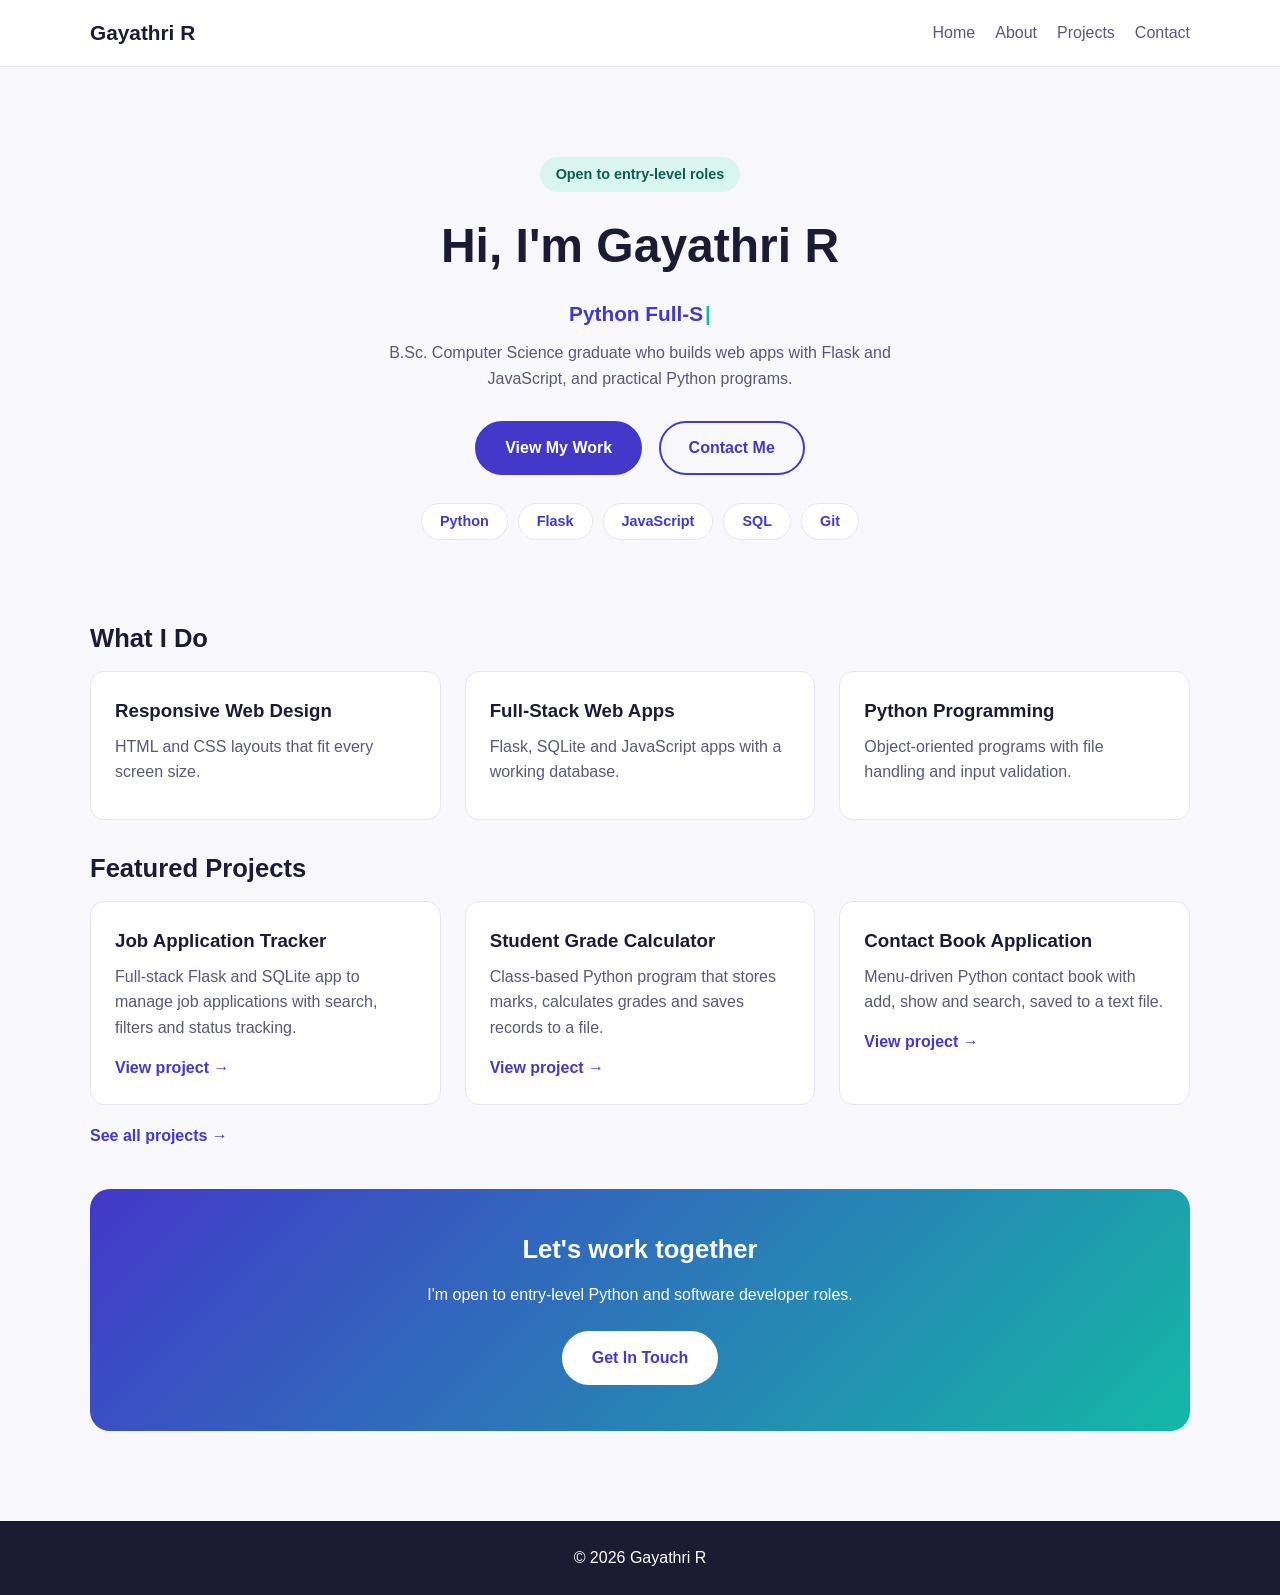
<file: index.html>
<!DOCTYPE html>
<html lang="en">
<head>
  <meta charset="UTF-8">
  <meta name="viewport" content="width=device-width, initial-scale=1.0">
  <title>Gayathri R | Portfolio</title>
  <link rel="stylesheet" href="style.css">
</head>
<body>

  <header>
    <div class="container nav">
      <a href="index.html" class="logo">Gayathri R</a>
      <button class="menu-btn" id="menuBtn" aria-label="Toggle menu">&#9776;</button>
      <ul class="nav-links" id="navLinks">
        <li><a href="index.html">Home</a></li>
        <li><a href="about.html">About</a></li>
        <li><a href="projects.html">Projects</a></li>
        <li><a href="contact.html">Contact</a></li>
      </ul>
    </div>
  </header>

  <main class="container">

    <section class="hero">
      <p class="tag">Open to entry-level roles</p>
      <h1>Hi, I'm Gayathri R</h1>
      <p class="subtitle"><span id="typing">Python Full-Stack Developer</span><span class="cursor">|</span></p>
      <p class="intro">B.Sc. Computer Science graduate who builds web apps with Flask and JavaScript, and practical Python programs.</p>
      <div class="hero-btns">
        <a href="projects.html" class="btn">View My Work</a>
        <a href="contact.html" class="btn btn-outline">Contact Me</a>
      </div>

      <div class="strip">
        <span>Python</span>
        <span>Flask</span>
        <span>JavaScript</span>
        <span>SQL</span>
        <span>Git</span>
      </div>
    </section>

    <h2>What I Do</h2>
    <div class="grid">
      <div class="card">
        <h3>Responsive Web Design</h3>
        <p>HTML and CSS layouts that fit every screen size.</p>
      </div>
      <div class="card">
        <h3>Full-Stack Web Apps</h3>
        <p>Flask, SQLite and JavaScript apps with a working database.</p>
      </div>
      <div class="card">
        <h3>Python Programming</h3>
        <p>Object-oriented programs with file handling and input validation.</p>
      </div>
    </div>

    <h2>Featured Projects</h2>
    <div class="grid">
      <div class="card">
        <h3>Job Application Tracker</h3>
        <p>Full-stack Flask and SQLite app to manage job applications with search, filters and status tracking.</p>
        <a href="projects.html" class="card-link">View project &rarr;</a>
      </div>
      <div class="card">
        <h3>Student Grade Calculator</h3>
        <p>Class-based Python program that stores marks, calculates grades and saves records to a file.</p>
        <a href="projects.html" class="card-link">View project &rarr;</a>
      </div>
      <div class="card">
        <h3>Contact Book Application</h3>
        <p>Menu-driven Python contact book with add, show and search, saved to a text file.</p>
        <a href="projects.html" class="card-link">View project &rarr;</a>
      </div>
    </div>
    <a href="projects.html" class="more-link">See all projects &rarr;</a>

    <section class="cta-banner">
      <h2>Let's work together</h2>
      <p>I'm open to entry-level Python and software developer roles.</p>
      <a href="contact.html" class="btn">Get In Touch</a>
    </section>

  </main>

  <footer>
    <p>&copy; 2026 Gayathri R</p>
  </footer>

  <script src="script.js"></script>
</body>
</html>
</file>
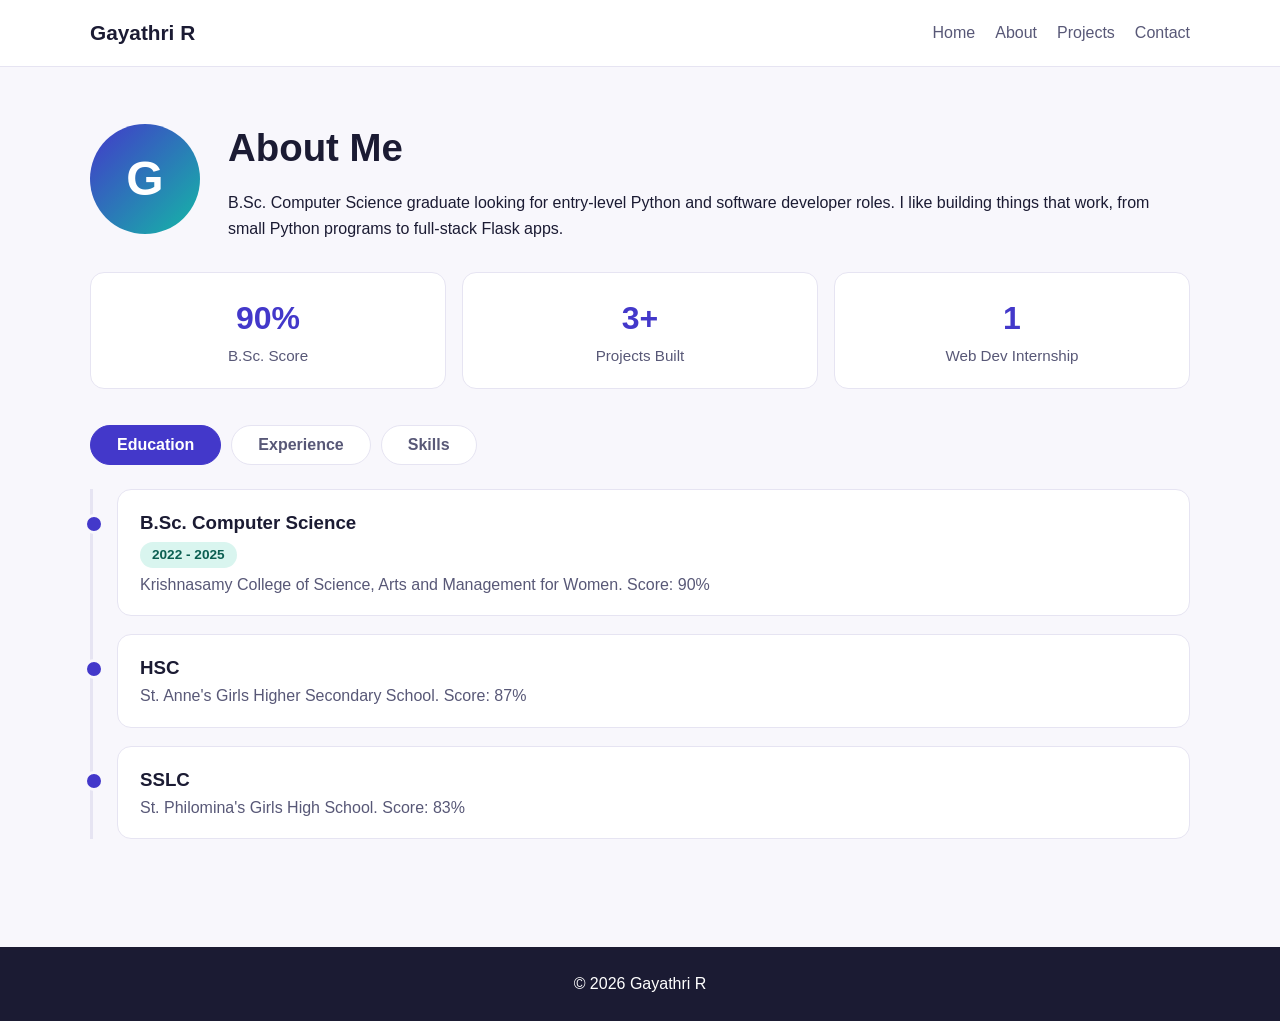
<file: about.html>
<!DOCTYPE html>
<html lang="en">
<head>
  <meta charset="UTF-8">
  <meta name="viewport" content="width=device-width, initial-scale=1.0">
  <title>About | Gayathri R</title>
  <link rel="stylesheet" href="style.css">
</head>
<body>

  <header>
    <div class="container nav">
      <a href="index.html" class="logo">Gayathri R</a>
      <button class="menu-btn" id="menuBtn" aria-label="Toggle menu">&#9776;</button>
      <ul class="nav-links" id="navLinks">
        <li><a href="index.html">Home</a></li>
        <li><a href="about.html">About</a></li>
        <li><a href="projects.html">Projects</a></li>
        <li><a href="contact.html">Contact</a></li>
      </ul>
    </div>
  </header>

  <main class="container">

    <section class="about-top">
      <div class="avatar">G</div>
      <div>
        <h1>About Me</h1>
        <p>B.Sc. Computer Science graduate looking for entry-level Python and software developer roles. I like building things that work, from small Python programs to full-stack Flask apps.</p>
      </div>
    </section>

    <div class="stats">
      <div class="stat"><span class="num" data-target="90">0</span><span>%</span><p>B.Sc. Score</p></div>
      <div class="stat"><span class="num" data-target="3">0</span><span>+</span><p>Projects Built</p></div>
      <div class="stat"><span class="num" data-target="1">0</span><p>Web Dev Internship</p></div>
    </div>

    <div class="tabs">
      <button class="tab-btn active" data-tab="education">Education</button>
      <button class="tab-btn" data-tab="experience">Experience</button>
      <button class="tab-btn" data-tab="skills">Skills</button>
    </div>

    <div class="tab-panel active" id="education">
      <div class="timeline">
        <div class="t-item">
          <h3>B.Sc. Computer Science</h3>
          <span class="t-date">2022 - 2025</span>
          <p>Krishnasamy College of Science, Arts and Management for Women. Score: 90%</p>
        </div>
        <div class="t-item">
          <h3>HSC</h3>
          <p>St. Anne's Girls Higher Secondary School. Score: 87%</p>
        </div>
        <div class="t-item">
          <h3>SSLC</h3>
          <p>St. Philomina's Girls High School. Score: 83%</p>
        </div>
      </div>
    </div>

    <div class="tab-panel" id="experience">
      <div class="timeline">
        <div class="t-item">
          <h3>Web Development Intern</h3>
          <span class="t-date">Feb 2025</span>
          <p class="t-company">Cloud Logic &middot; Pondicherry</p>
          <ul class="t-points">
            <li>Developed responsive HTML forms with client-side validation</li>
            <li>Created structured data tables and implemented navigation using hyperlinks</li>
            <li>Improved user experience through responsive web page design</li>
          </ul>
          <div class="t-tags"><span>HTML</span><span>Forms</span><span>Validation</span><span>Responsive Design</span></div>
        </div>
      </div>
    </div>

    <div class="tab-panel" id="skills">
      <div class="skills-board">

        <div class="skill-block">
          <div class="skill-label">Programming</div>
          <div class="tiles">
            <div class="skill-tile"><span class="tile-icon">🐍</span>Python</div>
            <div class="skill-tile"><span class="tile-icon">⚡</span>JavaScript</div>
          </div>
        </div>

        <div class="skill-block">
          <div class="skill-label">Web Technologies</div>
          <div class="tiles">
            <div class="skill-tile"><span class="tile-icon">🌐</span>HTML</div>
            <div class="skill-tile"><span class="tile-icon">🎨</span>CSS</div>
            <div class="skill-tile"><span class="tile-icon">🧪</span>Flask</div>
            <div class="skill-tile"><span class="tile-icon">🔌</span>REST APIs (JSON)</div>
            <div class="skill-tile"><span class="tile-icon">📡</span>Fetch API</div>
          </div>
        </div>

        <div class="skill-block">
          <div class="skill-label">Database</div>
          <div class="tiles">
            <div class="skill-tile"><span class="tile-icon">🗄️</span>SQL</div>
          </div>
        </div>

        <div class="skill-block">
          <div class="skill-label">Concepts</div>
          <div class="tiles">
            <div class="skill-tile"><span class="tile-icon">🧩</span>OOP</div>
            <div class="skill-tile"><span class="tile-icon">🧱</span>Data Structures</div>
            <div class="skill-tile"><span class="tile-icon">🔁</span>Loops &amp; Conditionals</div>
            <div class="skill-tile"><span class="tile-icon">🧮</span>Functions</div>
            <div class="skill-tile"><span class="tile-icon">📁</span>File Handling</div>
            <div class="skill-tile"><span class="tile-icon">✅</span>Input Validation</div>
          </div>
        </div>

        <div class="skill-block">
          <div class="skill-label">Tools</div>
          <div class="tiles">
            <div class="skill-tile"><span class="tile-icon">🌿</span>Git</div>
            <div class="skill-tile"><span class="tile-icon">🐙</span>GitHub</div>
            <div class="skill-tile"><span class="tile-icon">📄</span>LaTeX</div>
          </div>
        </div>

        <div class="skill-block">
          <div class="skill-label">Core Skills</div>
          <div class="tiles">
            <div class="skill-tile"><span class="tile-icon">🧠</span>Problem Solving</div>
            <div class="skill-tile"><span class="tile-icon">🐞</span>Debugging</div>
            <div class="skill-tile"><span class="tile-icon">🤝</span>Team Collaboration</div>
          </div>
        </div>

      </div>
    </div>

  </main>

  <footer>
    <p>&copy; 2026 Gayathri R</p>
  </footer>

  <script src="script.js"></script>
</body>
</html>
</file>
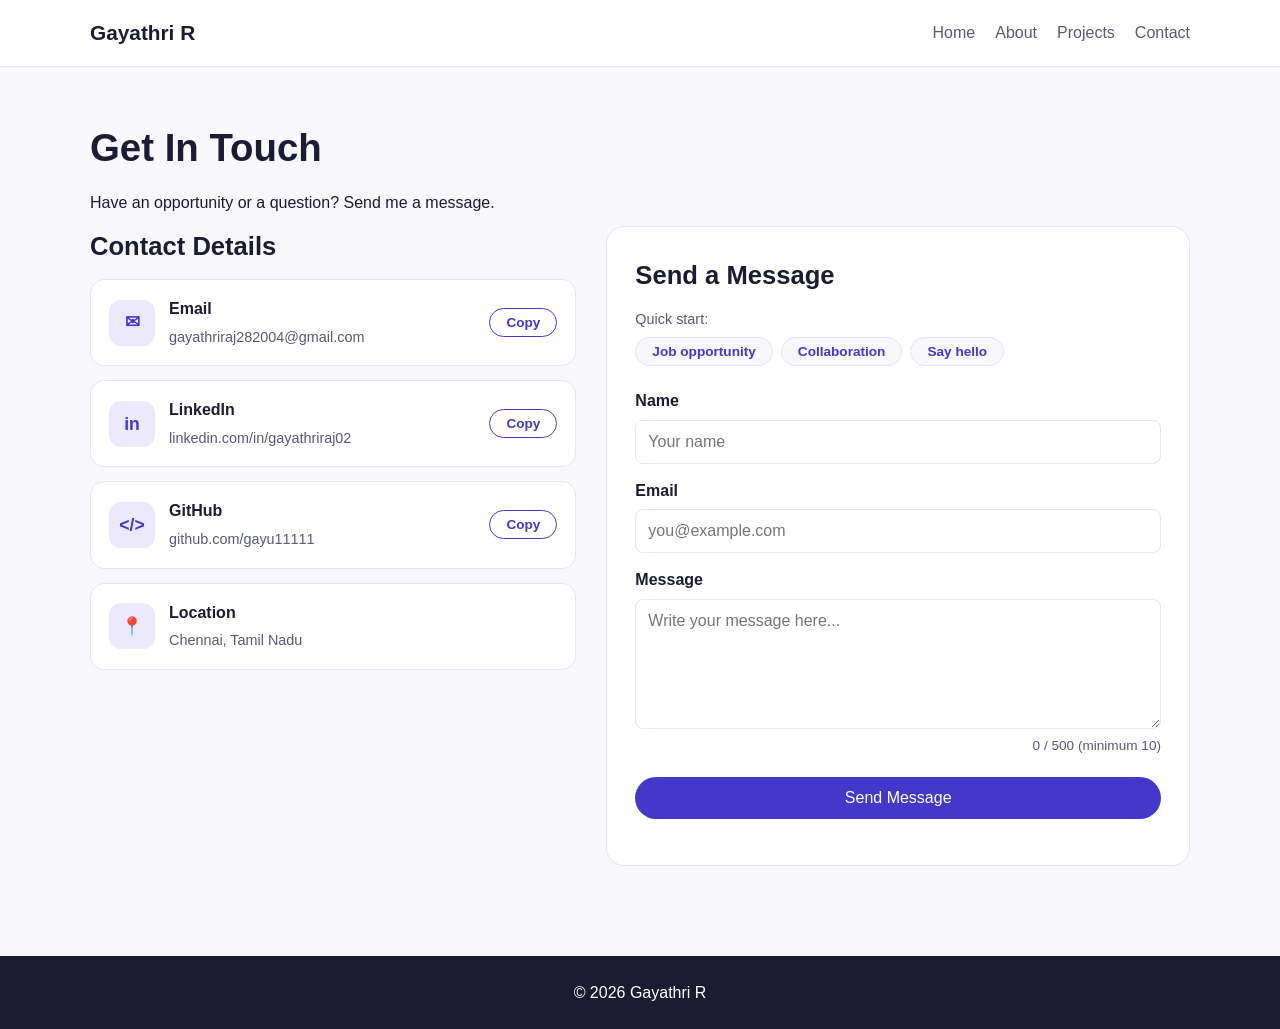
<file: contact.html>
<!DOCTYPE html>
<html lang="en">
<head>
  <meta charset="UTF-8">
  <meta name="viewport" content="width=device-width, initial-scale=1.0">
  <title>Contact | Gayathri R</title>
  <link rel="stylesheet" href="style.css">
</head>
<body>

  <header>
    <div class="container nav">
      <a href="index.html" class="logo">Gayathri R</a>
      <button class="menu-btn" id="menuBtn" aria-label="Toggle menu">&#9776;</button>
      <ul class="nav-links" id="navLinks">
        <li><a href="index.html">Home</a></li>
        <li><a href="about.html">About</a></li>
        <li><a href="projects.html">Projects</a></li>
        <li><a href="contact.html">Contact</a></li>
      </ul>
    </div>
  </header>

  <main class="container">

    <h1>Get In Touch</h1>
    <p>Have an opportunity or a question? Send me a message.</p>

    <div class="contact-wrap">

      <div class="contact-info">
        <h2>Contact Details</h2>

        <div class="c-card">
          <span class="c-icon">&#9993;</span>
          <div class="c-text">
            <h3>Email</h3>
            <a href="mailto:gayathriraj282004@gmail.com">gayathriraj282004@gmail.com</a>
          </div>
          <button class="copy-btn" type="button" data-copy="gayathriraj282004@gmail.com">Copy</button>
        </div>

        <div class="c-card">
          <span class="c-icon">in</span>
          <div class="c-text">
            <h3>LinkedIn</h3>
            <a href="https://linkedin.com/in/gayathriraj02" target="_blank" rel="noopener">linkedin.com/in/gayathriraj02</a>
          </div>
          <button class="copy-btn" type="button" data-copy="https://linkedin.com/in/gayathriraj02">Copy</button>
        </div>

        <div class="c-card">
          <span class="c-icon">&lt;/&gt;</span>
          <div class="c-text">
            <h3>GitHub</h3>
            <a href="https://github.com/gayu11111" target="_blank" rel="noopener">github.com/gayu11111</a>
          </div>
          <button class="copy-btn" type="button" data-copy="https://github.com/gayu11111">Copy</button>
        </div>

        <div class="c-card">
          <span class="c-icon">&#128205;</span>
          <div class="c-text">
            <h3>Location</h3>
            <span>Chennai, Tamil Nadu</span>
          </div>
        </div>
      </div>

      <div class="form-box">
        <h2>Send a Message</h2>

        <p class="quick-label">Quick start:</p>
        <div class="quick">
          <button type="button" data-text="Hi Gayathri, I would like to talk to you about a job opportunity.">Job opportunity</button>
          <button type="button" data-text="Hi Gayathri, I would like to collaborate with you on a project.">Collaboration</button>
          <button type="button" data-text="Hi Gayathri, I saw your portfolio and wanted to say hello.">Say hello</button>
        </div>

        <form id="contactForm" novalidate>
          <label for="name">Name</label>
          <input type="text" id="name" name="name" placeholder="Your name">

          <label for="email">Email</label>
          <input type="email" id="email" name="email" placeholder="you@example.com">

          <label for="message">Message</label>
          <textarea id="message" name="message" maxlength="500" placeholder="Write your message here..."></textarea>
          <div class="char-count" id="msgCount"></div>

          <button type="submit">Send Message</button>
          <p id="formMsg"></p>
        </form>
      </div>

    </div>
  </main>

  <footer>
    <p>&copy; 2026 Gayathri R</p>
  </footer>

  <script src="script.js"></script>
</body>
</html>
</file>
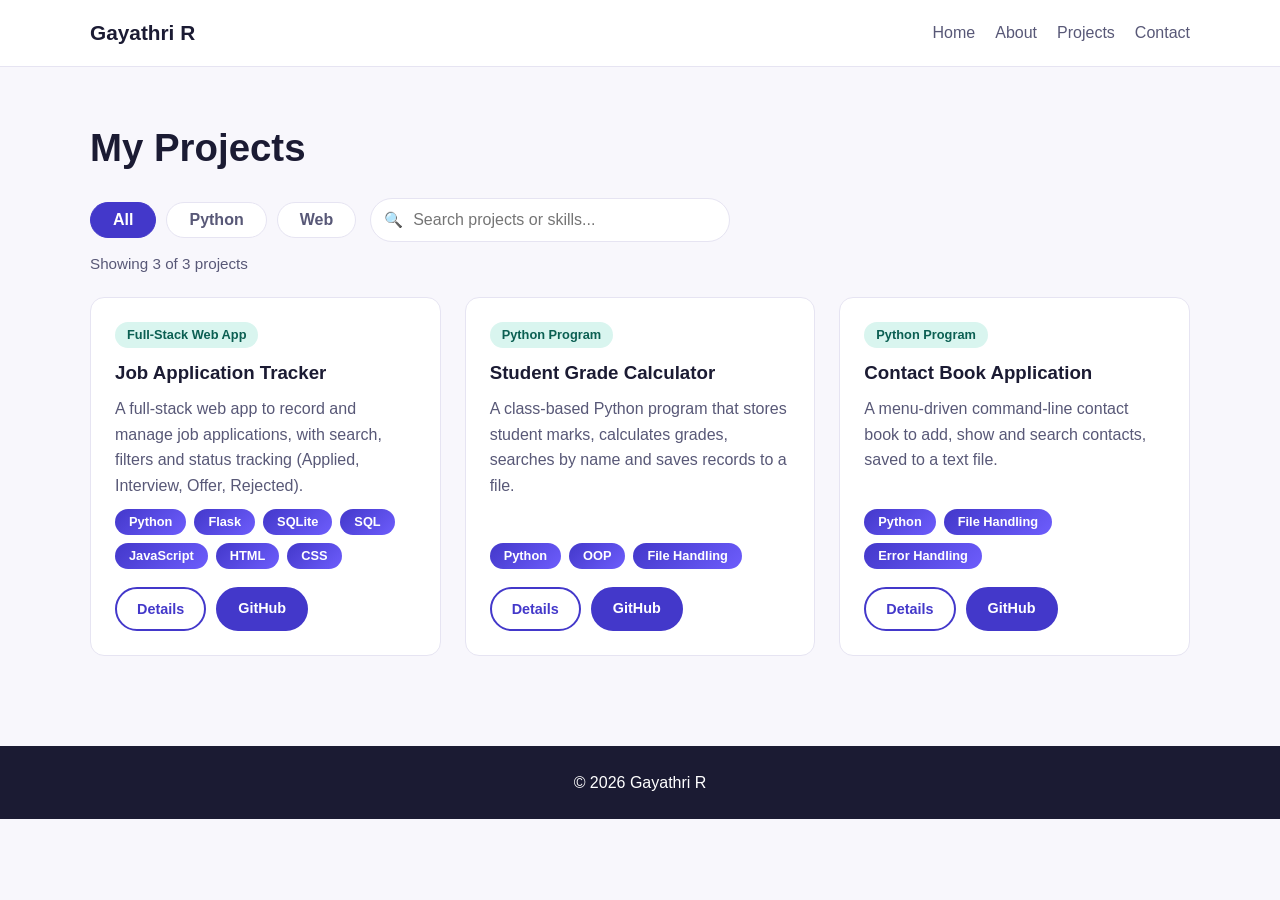
<file: projects.html>
<!DOCTYPE html>
<html lang="en">
<head>
  <meta charset="UTF-8">
  <meta name="viewport" content="width=device-width, initial-scale=1.0">
  <title>Projects | Gayathri R</title>
  <link rel="stylesheet" href="style.css">
</head>
<body>

  <header>
    <div class="container nav">
      <a href="index.html" class="logo">Gayathri R</a>
      <button class="menu-btn" id="menuBtn" aria-label="Toggle menu">&#9776;</button>
      <ul class="nav-links" id="navLinks">
        <li><a href="index.html">Home</a></li>
        <li><a href="about.html">About</a></li>
        <li><a href="projects.html">Projects</a></li>
        <li><a href="contact.html">Contact</a></li>
      </ul>
    </div>
  </header>

  <main class="container">
    <h1>My Projects</h1>

    <div class="project-tools">
      <div class="filters">
        <button class="filter-btn active" data-filter="all">All</button>
        <button class="filter-btn" data-filter="python">Python</button>
        <button class="filter-btn" data-filter="web">Web</button>
      </div>
      <div class="search-wrap">
        <input type="text" id="searchBox" placeholder="Search projects or skills..." aria-label="Search projects">
      </div>
    </div>

    <p class="count" id="projectCount"></p>

    <div class="grid">

      <div class="project card" data-type="web">
        <span class="type-badge">Full-Stack Web App</span>
        <h3>Job Application Tracker</h3>
        <p class="desc">A full-stack web app to record and manage job applications, with search, filters and status tracking (Applied, Interview, Offer, Rejected).</p>
        <div class="t-tags"><span>Python</span><span>Flask</span><span>SQLite</span><span>SQL</span><span>JavaScript</span><span>HTML</span><span>CSS</span></div>
        <div class="project-actions">
          <button class="details-btn" type="button">Details</button>
          <a class="gh-link" href="https://github.com/gayu11111/Job-tracker" target="_blank" rel="noopener">GitHub</a>
        </div>
      </div>

      <div class="project card" data-type="python">
        <span class="type-badge">Python Program</span>
        <h3>Student Grade Calculator</h3>
        <p class="desc">A class-based Python program that stores student marks, calculates grades, searches by name and saves records to a file.</p>
        <div class="t-tags"><span>Python</span><span>OOP</span><span>File Handling</span></div>
        <div class="project-actions">
          <button class="details-btn" type="button">Details</button>
          <a class="gh-link" href="https://github.com/gayu11111/student-grade-calculator" target="_blank" rel="noopener">GitHub</a>
        </div>
      </div>

      <div class="project card" data-type="python">
        <span class="type-badge">Python Program</span>
        <h3>Contact Book Application</h3>
        <p class="desc">A menu-driven command-line contact book to add, show and search contacts, saved to a text file.</p>
        <div class="t-tags"><span>Python</span><span>File Handling</span><span>Error Handling</span></div>
        <div class="project-actions">
          <button class="details-btn" type="button">Details</button>
          <a class="gh-link" href="https://github.com/gayu11111/contact-book-python" target="_blank" rel="noopener">GitHub</a>
        </div>
      </div>

    </div>

    <p class="empty" id="emptyMsg">No projects match your search. Try another word or filter.</p>
  </main>

  <!-- Details popup -->
  <div class="modal" id="modal">
    <div class="modal-box">
      <button class="modal-close" type="button" aria-label="Close">&times;</button>
      <span class="type-badge" id="mBadge"></span>
      <h3 id="mTitle"></h3>
      <p id="mDesc"></p>
      <div class="t-tags" id="mTags"></div>
      <a class="btn" id="mLink" href="#" target="_blank" rel="noopener">View on GitHub</a>
    </div>
  </div>

  <footer>
    <p>&copy; 2026 Gayathri R</p>
  </footer>

  <script src="script.js"></script>
</body>
</html>
</file>
<file: style.css>
:root {
  --primary: #4338ca;
  --text: #1b1b33;
  --muted: #585877;
  --bg: #f8f7fc;
  --border: #e6e4f2;
  --teal: #14b8a6;
}

* { box-sizing: border-box; margin: 0; padding: 0; }

body {
  font-family: "Segoe UI", sans-serif;
  background: var(--bg);
  color: var(--text);
  line-height: 1.6;
}

.container { width: min(1100px, 92%); margin: 0 auto; }
main { padding: 50px 0; }
h1 { font-size: 2.4rem; margin-bottom: 12px; }
h2 { font-size: 1.6rem; margin: 28px 0 12px; }
a { color: var(--primary); text-decoration: none; }
ul { padding-left: 20px; }

header { background: #fff; border-bottom: 1px solid var(--border); position: relative; z-index: 200; }

.nav {
  display: flex;
  align-items: center;
  justify-content: space-between;
  height: 66px;
}

.logo { font-weight: 700; font-size: 1.3rem; color: var(--text); }

.nav-links { display: flex; gap: 20px; list-style: none; padding: 0; }
.nav-links a { color: var(--muted); font-weight: 500; }
.nav-links a:hover { color: var(--primary); }

.menu-btn { display: none; }

.grid {
  display: grid;
  grid-template-columns: repeat(3, 1fr);   /* 3 columns on desktop */
  gap: 24px;
}

.card {
  background: #fff;
  border: 1px solid var(--border);
  border-radius: 14px;
  padding: 24px;
}
.card h3 { margin-bottom: 8px; }
.card p { color: var(--muted); margin-bottom: 10px; }

form { display: flex; flex-direction: column; gap: 6px; max-width: 520px; }
label { font-weight: 600; margin-top: 8px; }

input, textarea {
  padding: 12px;
  border: 1px solid var(--border);
  border-radius: 8px;
  font-size: 1rem;
  font-family: inherit;
}
textarea { min-height: 130px; }

form button {
  margin-top: 14px;
  padding: 12px;
  background: var(--primary);
  color: #fff;
  border: 0;
  border-radius: 999px;
  font-size: 1rem;
  cursor: pointer;
}

/* form message colors */
#formMsg { margin-top: 12px; font-weight: 600; }
#formMsg.error { color: #c0392b; }
#formMsg.success { color: #0f766e; }

footer {
  background: #1b1b33;
  color: #fff;
  text-align: center;
  padding: 24px;
  margin-top: 40px;
}

.filters { display: flex; gap: 10px; flex-wrap: wrap; margin: 20px 0 30px; }

.filter-btn {
  padding: 8px 22px;
  border: 1px solid var(--border);
  background: #fff;
  border-radius: 999px;
  font-size: 1rem;
  font-weight: 600;
  color: var(--muted);
  cursor: pointer;
}
.filter-btn.active,
.filter-btn:hover {
  background: var(--primary);
  color: #fff;
  border-color: var(--primary);
}

.hero { padding: 40px 0 50px; text-align: center; }
.hero .tag {
  display: inline-block;
  background: #d9f5ef;
  color: #0b5f52;
  padding: 6px 16px;
  border-radius: 999px;
  font-size: 0.9rem;
  font-weight: 600;
  margin-bottom: 16px;
}
.hero h1 { font-size: 3rem; }
.hero .subtitle { font-size: 1.3rem; color: var(--primary); font-weight: 600; margin-bottom: 10px; }
.hero .intro { max-width: 560px; margin: 0 auto 24px; color: var(--muted); }

.btn {
  display: inline-block;
  padding: 12px 28px;
  margin: 6px;
  background: var(--primary);
  color: #fff;
  border: 2px solid var(--primary);
  border-radius: 999px;
  font-weight: 600;
}
.btn:hover { opacity: 0.85; }
.btn-outline { background: transparent; color: var(--primary); }

/* ---------- About page ---------- */
.about-top {
  display: flex;
  align-items: center;
  gap: 28px;
  margin-bottom: 30px;
}

.avatar {
  flex-shrink: 0;
  width: 110px;
  height: 110px;
  border-radius: 50%;
  background: linear-gradient(135deg, var(--primary), var(--teal));
  color: #fff;
  font-size: 3rem;
  font-weight: 700;
  display: flex;
  align-items: center;
  justify-content: center;
}

.stats {
  display: grid;
  grid-template-columns: repeat(3, 1fr);
  gap: 16px;
  margin-bottom: 36px;
}

.stat {
  background: #fff;
  border: 1px solid var(--border);
  border-radius: 14px;
  padding: 20px;
  text-align: center;
  font-size: 2rem;
  font-weight: 700;
  color: var(--primary);
}
.stat p { font-size: 0.95rem; font-weight: 500; color: var(--muted); }

/* Tabs */
.tabs { display: flex; gap: 10px; flex-wrap: wrap; margin-bottom: 24px; }

.tab-btn {
  padding: 10px 26px;
  border: 1px solid var(--border);
  background: #fff;
  border-radius: 999px;
  font-size: 1rem;
  font-weight: 600;
  color: var(--muted);
  cursor: pointer;
}
.tab-btn.active,
.tab-btn:hover { background: var(--primary); color: #fff; border-color: var(--primary); }

.tab-panel { display: none; }
.tab-panel.active { display: block; animation: fadeUp 0.4s ease; }

@keyframes fadeUp {
  from { opacity: 0; transform: translateY(12px); }
  to { opacity: 1; transform: translateY(0); }
}

/* Timeline */
.timeline { border-left: 3px solid var(--border); padding-left: 24px; }

.t-item {
  position: relative;
  background: #fff;
  border: 1px solid var(--border);
  border-radius: 14px;
  padding: 18px 22px;
  margin-bottom: 18px;
  transition: transform 0.25s, box-shadow 0.25s;
}
.t-item::before {
  content: "";
  position: absolute;
  left: -34px;
  top: 24px;
  width: 14px;
  height: 14px;
  border-radius: 50%;
  background: var(--primary);
  border: 3px solid var(--bg);
}
.t-item:hover { transform: translateX(6px); box-shadow: 0 6px 18px rgba(67, 56, 202, 0.15); }
.t-item p { color: var(--muted); }
.t-date {
  display: inline-block;
  background: #d9f5ef;
  color: #0b5f52;
  font-size: 0.85rem;
  font-weight: 600;
  padding: 2px 12px;
  border-radius: 999px;
  margin: 4px 0;
}

/* Experience card details */
.t-company { font-weight: 600; color: var(--primary) !important; margin: 4px 0 10px; }

.t-points { margin: 0 0 14px; padding-left: 20px; color: var(--muted); }
.t-points li { margin-bottom: 6px; }

.t-tags { display: flex; flex-wrap: wrap; gap: 8px; }
.t-tags span {
  background: linear-gradient(135deg, var(--primary), #6d5dfc);
  color: #fff;
  font-size: 0.8rem;
  font-weight: 600;
  padding: 3px 14px;
  border-radius: 999px;
}

/* ---------- Skills: dark board with icon tiles ---------- */
.skills-board {
  background: linear-gradient(135deg, #0f0c29, #302b63 60%, #24243e);
  border-radius: 20px;
  padding: 32px;
  box-shadow: 0 14px 40px rgba(15, 12, 41, 0.35);
}

.skill-block { margin-bottom: 28px; }
.skill-block:last-child { margin-bottom: 0; }

.skill-label {
  display: flex;
  align-items: center;
  gap: 12px;
  color: var(--teal);
  font-size: 0.85rem;
  font-weight: 700;
  letter-spacing: 2px;
  text-transform: uppercase;
  margin-bottom: 14px;
}
.skill-label::after {
  content: "";
  flex: 1;
  height: 1px;
  background: rgba(255, 255, 255, 0.18);
}

.tiles {
  display: grid;
  grid-template-columns: repeat(auto-fill, minmax(130px, 1fr));
  gap: 14px;
}

.skill-tile {
  display: flex;
  flex-direction: column;
  align-items: center;
  gap: 8px;
  padding: 18px 10px;
  text-align: center;
  font-size: 0.95rem;
  font-weight: 600;
  color: #fff;
  background: rgba(255, 255, 255, 0.07);
  border: 1px solid rgba(255, 255, 255, 0.15);
  border-radius: 16px;
  cursor: default;
  opacity: 0;
  animation: popIn 0.5s ease forwards;
  transition: transform 0.25s, border-color 0.25s, box-shadow 0.25s, background 0.25s;
}
.tile-icon {
  font-size: 2rem;
  line-height: 1;
  transition: transform 0.3s;
}

.skill-tile:hover {
  transform: translateY(-8px);
  background: rgba(20, 184, 166, 0.18);
  border-color: var(--teal);
  box-shadow: 0 0 22px rgba(20, 184, 166, 0.55);
}
.skill-tile:hover .tile-icon { transform: scale(1.3) rotate(-8deg); }

@keyframes popIn {
  from { opacity: 0; transform: translateY(20px) scale(0.9); }
  to { opacity: 1; transform: translateY(0) scale(1); }
}

/* staggered entrance */
.skill-tile:nth-child(1) { animation-delay: 0.05s; }
.skill-tile:nth-child(2) { animation-delay: 0.12s; }
.skill-tile:nth-child(3) { animation-delay: 0.19s; }
.skill-tile:nth-child(4) { animation-delay: 0.26s; }
.skill-tile:nth-child(5) { animation-delay: 0.33s; }
.skill-tile:nth-child(6) { animation-delay: 0.40s; }

/* ---------- Home extras ---------- */
.strip {
  display: flex;
  flex-wrap: wrap;
  justify-content: center;
  gap: 10px;
  margin-top: 22px;
}
.strip span {
  background: #fff;
  border: 1px solid var(--border);
  color: var(--primary);
  padding: 6px 18px;
  border-radius: 999px;
  font-weight: 600;
  font-size: 0.9rem;
}

.more-link {
  display: inline-block;
  margin-top: 18px;
  font-weight: 600;
}

.cta-banner {
  background: linear-gradient(135deg, var(--primary), var(--teal));
  color: #fff;
  text-align: center;
  border-radius: 20px;
  padding: 40px 20px;
  margin-top: 40px;
}
.cta-banner h2 { margin-top: 0; }
.cta-banner p { margin-bottom: 18px; }
.cta-banner .btn { background: #fff; color: var(--primary); border-color: #fff; }

/* ---------- Interactive extras ---------- */

/* Scroll progress bar, back-to-top, toast */
.progress {
  position: fixed;
  top: 0;
  left: 0;
  height: 4px;
  width: 0;
  background: linear-gradient(90deg, var(--primary), var(--teal));
  z-index: 300;
}

.to-top {
  position: fixed;
  right: 20px;
  bottom: 20px;
  width: 46px;
  height: 46px;
  border: 0;
  border-radius: 50%;
  background: var(--primary);
  color: #fff;
  font-size: 1.3rem;
  cursor: pointer;
  box-shadow: 0 6px 16px rgba(67, 56, 202, 0.4);
  opacity: 0;
  pointer-events: none;
  transform: translateY(12px);
  transition: opacity 0.3s, transform 0.3s, background 0.2s;
  z-index: 250;
}
.to-top.show { opacity: 1; pointer-events: auto; transform: none; }
.to-top:hover { background: #3730a3; }

.toast {
  position: fixed;
  left: 50%;
  bottom: 28px;
  transform: translate(-50%, 20px);
  background: var(--text);
  color: #fff;
  padding: 10px 22px;
  border-radius: 999px;
  font-weight: 600;
  opacity: 0;
  pointer-events: none;
  transition: opacity 0.3s, transform 0.3s;
  z-index: 400;
}
.toast.show { opacity: 1; transform: translate(-50%, 0); }

/* Reveal on scroll */
.js .reveal {
  opacity: 0;
  transform: translateY(26px);
  transition: opacity 0.6s ease, transform 0.6s ease;
}
.js .reveal.show { opacity: 1; transform: none; }

/* Cards lift on hover */
.card {
  transition: transform 0.25s, box-shadow 0.25s, border-color 0.25s;
}
.card:hover {
  transform: translateY(-6px);
  box-shadow: 0 12px 28px rgba(67, 56, 202, 0.18);
  border-color: var(--primary);
}
.card-link { display: inline-block; margin-top: 4px; font-weight: 600; }

/* Buttons */
.btn { transition: transform 0.2s, box-shadow 0.2s, background 0.2s, color 0.2s; }
.btn:hover { transform: translateY(-3px); box-shadow: 0 8px 18px rgba(67, 56, 202, 0.3); }

/* Home: hero entrance, typing cursor, skill chips */
.hero > * { animation: fadeUp 0.6s ease both; }
.hero > *:nth-child(2) { animation-delay: 0.1s; }
.hero > *:nth-child(3) { animation-delay: 0.2s; }
.hero > *:nth-child(4) { animation-delay: 0.3s; }
.hero > *:nth-child(5) { animation-delay: 0.4s; }
.hero > *:nth-child(6) { animation-delay: 0.5s; }

.hero .subtitle { min-height: 2rem; }
.cursor {
  display: inline-block;
  margin-left: 2px;
  color: var(--teal);
  animation: blink 1s steps(1) infinite;
}
@keyframes blink { 50% { opacity: 0; } }

.strip span { transition: transform 0.2s, background 0.2s, color 0.2s; cursor: default; }
.strip span:hover { background: var(--primary); color: #fff; transform: translateY(-3px); }

/* Projects: search, count, badges, actions, popup */
.hidden { display: none !important; }

.project-tools {
  display: flex;
  flex-wrap: wrap;
  align-items: center;
  gap: 14px;
  margin: 20px 0 10px;
}
.project-tools .filters { margin: 0; }

.search-wrap { position: relative; flex: 1; min-width: 220px; max-width: 360px; }
.search-wrap::before {
  content: "\1F50D";
  position: absolute;
  left: 14px;
  top: 50%;
  transform: translateY(-50%);
  font-size: 0.95rem;
}
.search-wrap input { width: 100%; padding-left: 42px; border-radius: 999px; }

.count { color: var(--muted); font-size: 0.95rem; margin: 6px 0 20px; }

.empty { display: none; text-align: center; color: var(--muted); font-weight: 600; padding: 40px 0; }
.empty.show { display: block; }

.project { display: flex; flex-direction: column; }
.project .desc { flex: 1; }
.project .t-tags { margin-bottom: 4px; }

.type-badge {
  align-self: flex-start;
  display: inline-block;
  background: #d9f5ef;
  color: #0b5f52;
  font-size: 0.8rem;
  font-weight: 700;
  padding: 3px 12px;
  border-radius: 999px;
  margin-bottom: 10px;
}

.project-actions { display: flex; flex-wrap: wrap; gap: 10px; margin-top: 14px; }

.details-btn {
  padding: 8px 20px;
  border: 2px solid var(--primary);
  background: transparent;
  color: var(--primary);
  border-radius: 999px;
  font-size: 0.9rem;
  font-weight: 600;
  cursor: pointer;
  transition: background 0.2s, color 0.2s;
}
.details-btn:hover { background: var(--primary); color: #fff; }

.gh-link {
  padding: 8px 20px;
  background: var(--primary);
  color: #fff;
  border: 2px solid var(--primary);
  border-radius: 999px;
  font-size: 0.9rem;
  font-weight: 600;
}
.gh-link:hover { opacity: 0.85; }

.modal {
  position: fixed;
  inset: 0;
  background: rgba(15, 12, 41, 0.65);
  display: flex;
  align-items: center;
  justify-content: center;
  padding: 20px;
  opacity: 0;
  pointer-events: none;
  transition: opacity 0.25s;
  z-index: 500;
}
.modal.open { opacity: 1; pointer-events: auto; }

.modal-box {
  position: relative;
  background: #fff;
  border-radius: 20px;
  padding: 32px;
  max-width: 520px;
  width: 100%;
  transform: translateY(20px) scale(0.96);
  transition: transform 0.25s;
}
.modal.open .modal-box { transform: none; }

.modal-close {
  position: absolute;
  top: 12px;
  right: 18px;
  border: 0;
  background: none;
  font-size: 2rem;
  line-height: 1;
  color: var(--muted);
  cursor: pointer;
}
.modal-close:hover { color: var(--primary); }
.modal-box h3 { font-size: 1.5rem; margin: 4px 0 10px; }
.modal-box p { color: var(--muted); margin-bottom: 16px; }
.modal-box .t-tags { margin-bottom: 22px; }
.modal-box .btn { margin: 0; }

/* Contact: info cards, form box, live validation */
.contact-wrap {
  display: grid;
  grid-template-columns: 1fr 1.2fr;
  gap: 30px;
  align-items: start;
  margin-top: 10px;
}
.contact-info h2,
.form-box h2 { margin-top: 0; }

.c-card {
  display: flex;
  align-items: center;
  gap: 14px;
  background: #fff;
  border: 1px solid var(--border);
  border-radius: 14px;
  padding: 16px 18px;
  margin-bottom: 14px;
  transition: transform 0.25s, box-shadow 0.25s, border-color 0.25s;
}
.c-card:hover {
  transform: translateX(6px);
  border-color: var(--primary);
  box-shadow: 0 8px 20px rgba(67, 56, 202, 0.15);
}

.c-icon {
  flex-shrink: 0;
  width: 46px;
  height: 46px;
  border-radius: 12px;
  background: #ece9ff;
  color: var(--primary);
  font-size: 1.1rem;
  font-weight: 700;
  display: flex;
  align-items: center;
  justify-content: center;
}

.c-text { flex: 1; min-width: 0; }
.c-text h3 { font-size: 1rem; margin-bottom: 2px; }
.c-text a, .c-text span { color: var(--muted); font-size: 0.9rem; word-break: break-all; }
.c-text a:hover { color: var(--primary); }

.copy-btn {
  flex-shrink: 0;
  padding: 6px 16px;
  border: 1px solid var(--primary);
  background: transparent;
  color: var(--primary);
  border-radius: 999px;
  font-size: 0.85rem;
  font-weight: 600;
  cursor: pointer;
  transition: background 0.2s, color 0.2s;
}
.copy-btn:hover { background: var(--primary); color: #fff; }

.form-box {
  background: #fff;
  border: 1px solid var(--border);
  border-radius: 18px;
  padding: 28px;
}
.form-box form { max-width: none; }

.quick-label { color: var(--muted); font-size: 0.9rem; margin-bottom: 6px; }
.quick { display: flex; flex-wrap: wrap; gap: 8px; margin-bottom: 14px; }
.quick button {
  padding: 6px 16px;
  border: 1px solid var(--border);
  background: var(--bg);
  color: var(--primary);
  border-radius: 999px;
  font-size: 0.85rem;
  font-weight: 600;
  cursor: pointer;
  transition: background 0.2s, color 0.2s, border-color 0.2s;
}
.quick button:hover { background: var(--primary); color: #fff; border-color: var(--primary); }

input:focus, textarea:focus {
  outline: none;
  border-color: var(--primary);
  box-shadow: 0 0 0 3px rgba(67, 56, 202, 0.15);
}
input.valid, textarea.valid {
  border-color: var(--teal);
  box-shadow: 0 0 0 3px rgba(20, 184, 166, 0.15);
}
input.invalid, textarea.invalid {
  border-color: #c0392b;
  box-shadow: 0 0 0 3px rgba(192, 57, 43, 0.12);
}

.char-count { font-size: 0.85rem; color: var(--muted); text-align: right; }

form button[type="submit"] { transition: transform 0.2s, opacity 0.2s; }
form button[type="submit"]:hover { opacity: 0.9; transform: translateY(-2px); }

/* ---------- Responsive (always keep these LAST) ---------- */

/* Tablet */
@media (max-width: 900px) {
  .grid { grid-template-columns: repeat(2, 1fr); }
  .contact-wrap { grid-template-columns: 1fr; }
}

/* Phone */
@media (max-width: 700px) {
  .grid { grid-template-columns: 1fr; }
  h1 { font-size: 1.9rem; }
  .hero h1 { font-size: 2.1rem; }
  main { padding: 30px 0; }

  .about-top { flex-direction: column; text-align: center; }
  .stats { grid-template-columns: 1fr; }

  .project-tools { flex-direction: column; align-items: stretch; }
  .search-wrap { max-width: none; }
  .form-box { padding: 20px; }

  .skills-board { padding: 20px 16px; }
  .tiles { grid-template-columns: repeat(2, 1fr); }

  .menu-btn {
    display: block;
    background: none;
    border: 0;
    font-size: 1.8rem;
    cursor: pointer;
  }

  .nav-links {
    display: none;
    position: absolute;
    z-index: 300;
    top: 66px; left: 0; right: 0;
    background: #fff;
    flex-direction: column;
    padding: 16px 4%;
    border-bottom: 1px solid var(--border);
  }
  .nav-links.open { display: flex; }
}
</file>
